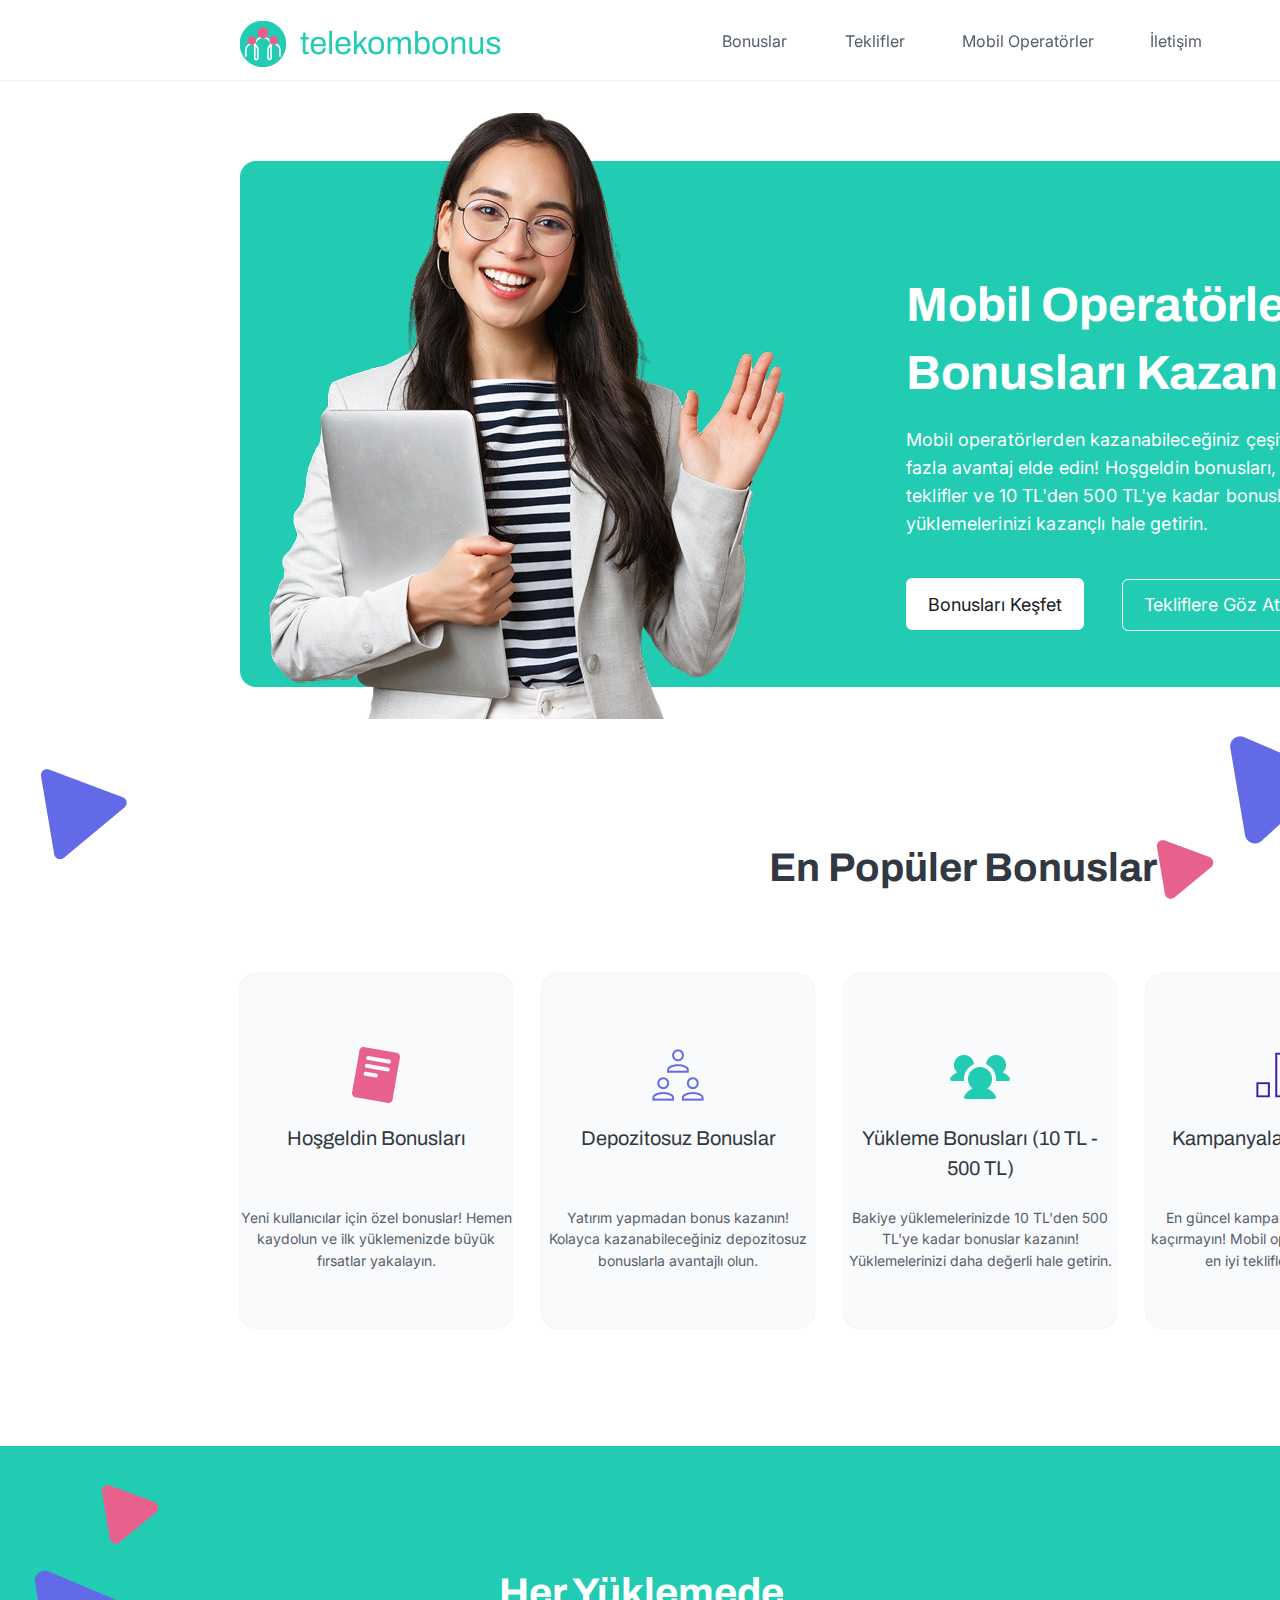
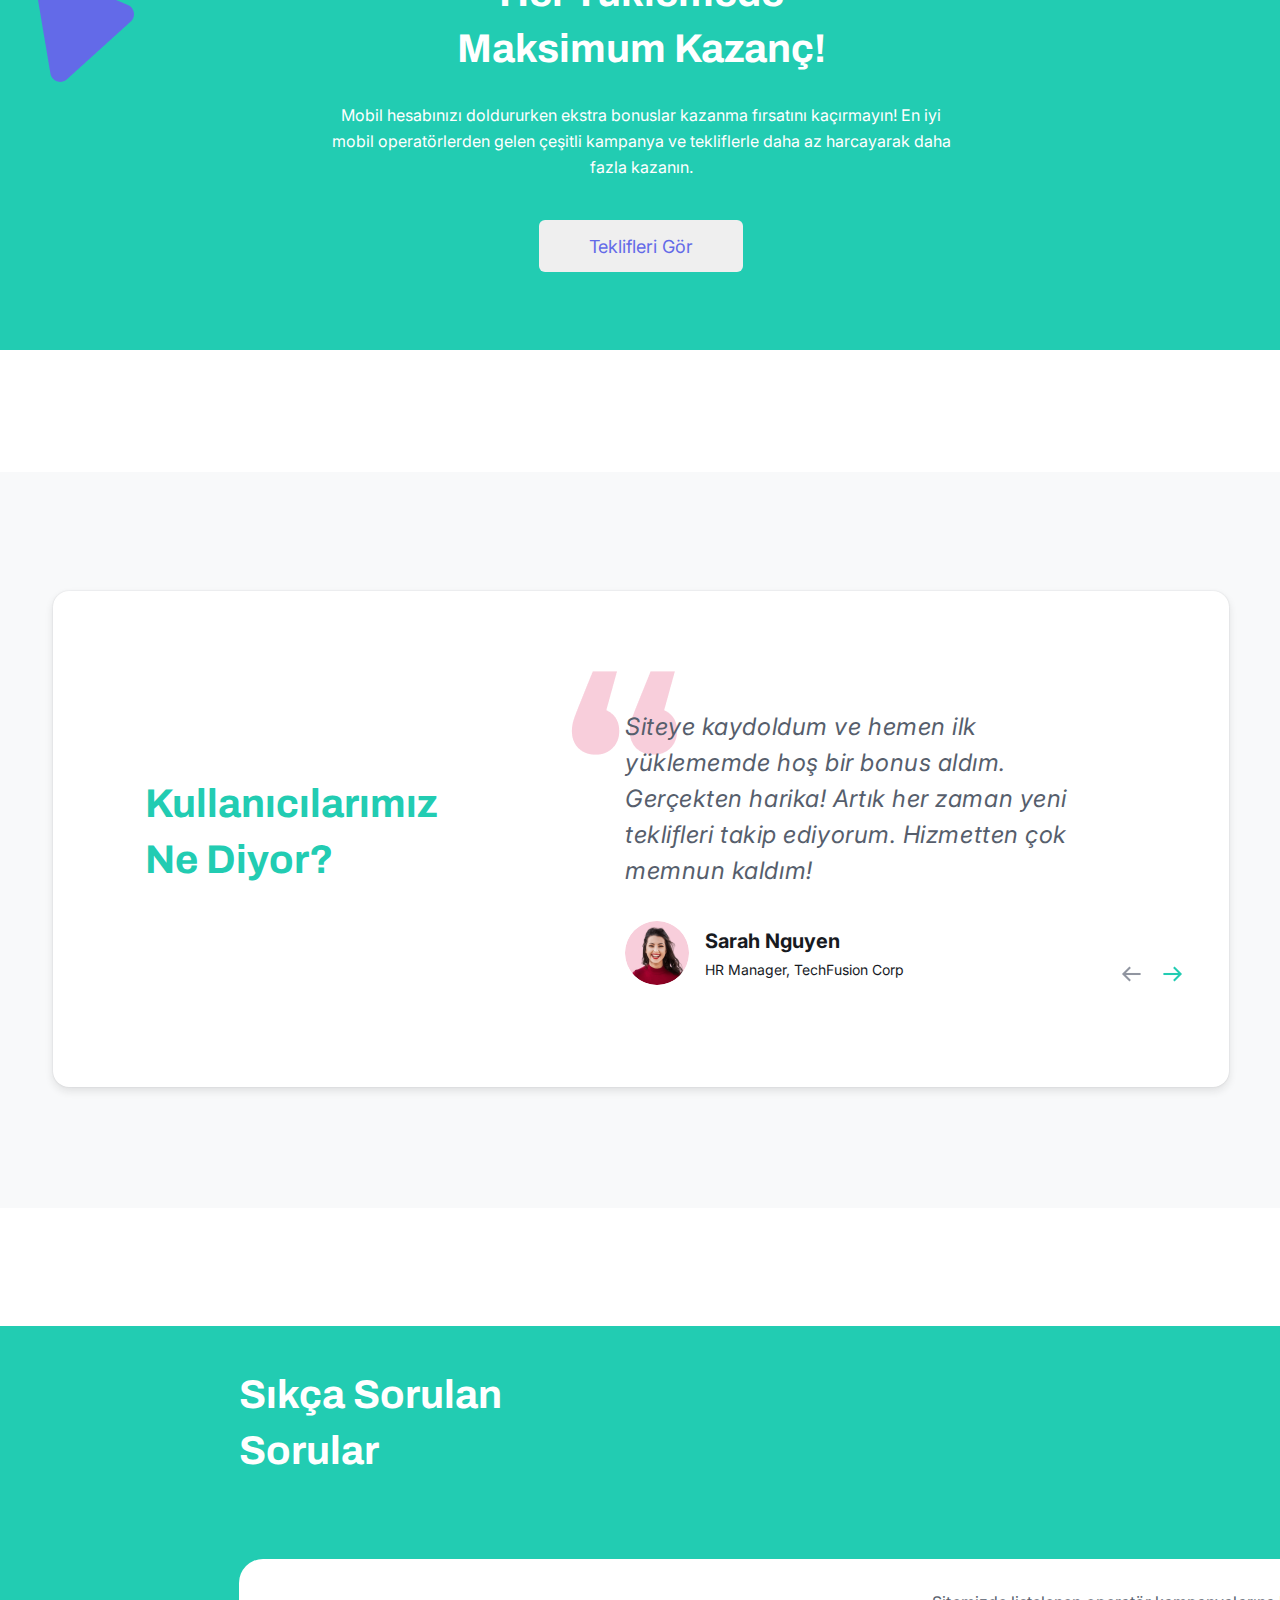
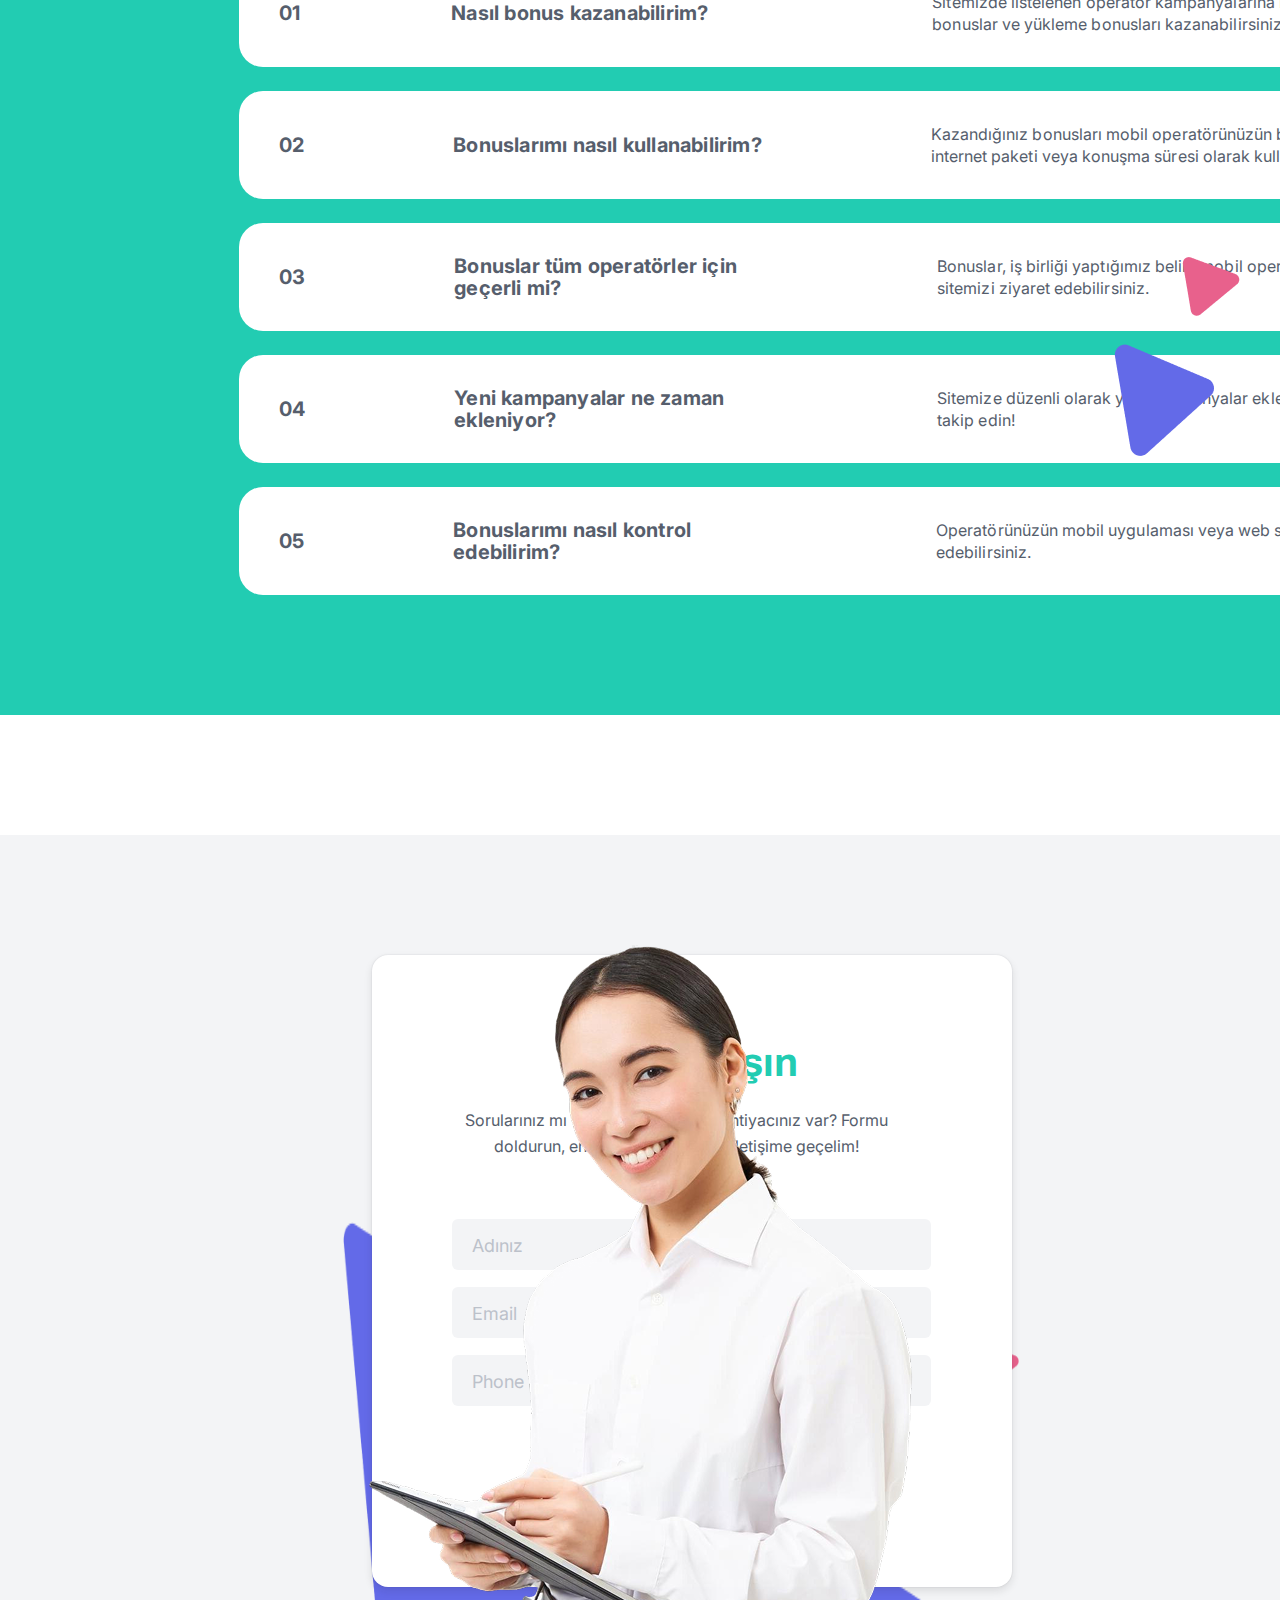
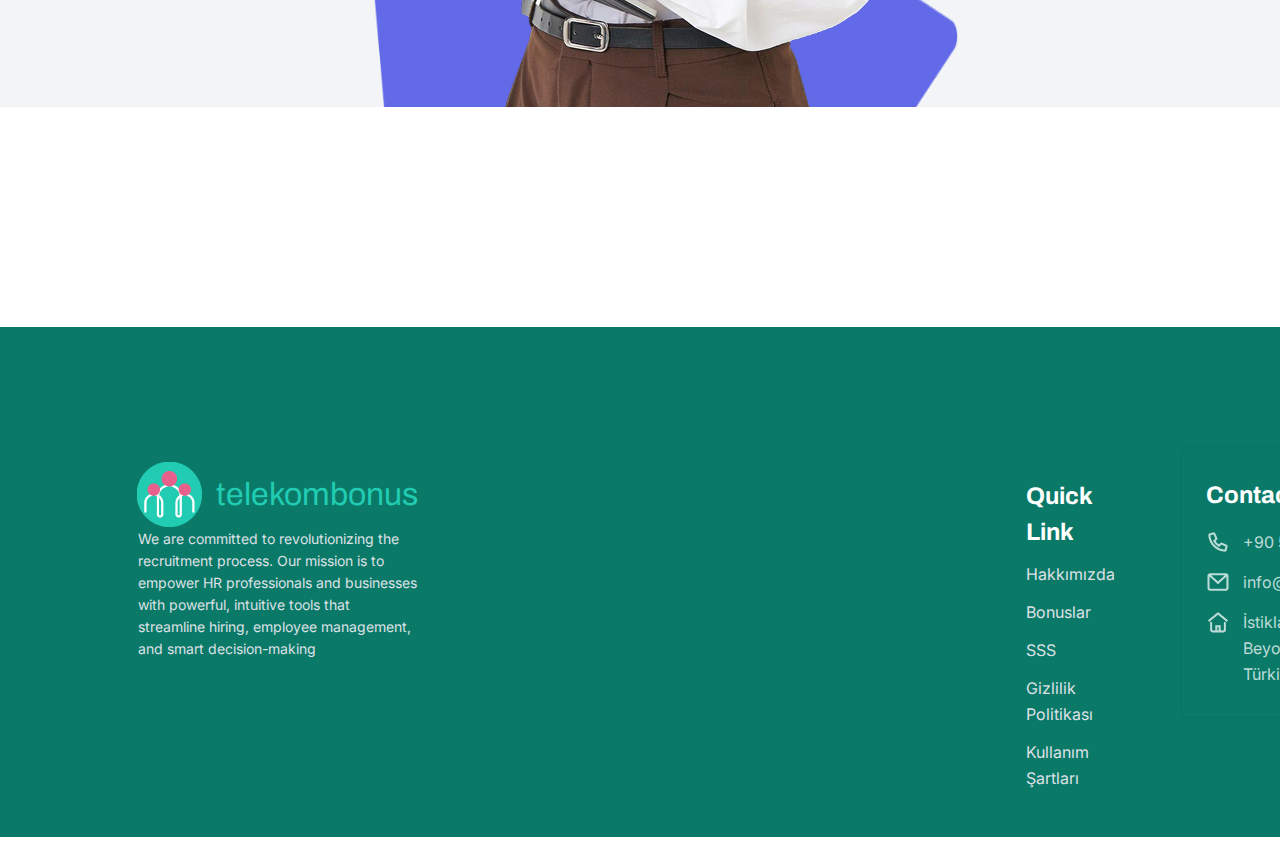
<file: Telekombonus.com/index.html>
<!DOCTYPE html>
<html lang="tr">
<head>
    <meta charset="UTF-8">
    <meta name="viewport" content="width=device-width, initial-scale=1.0">
    <link rel="preconnect" href="https://fonts.googleapis.com">
<link rel="preconnect" href="https://fonts.gstatic.com" crossorigin>
<link href="https://fonts.googleapis.com/css2?family=Archivo:ital,wght@0,100..900;1,100..900&family=Inter:ital,opsz,wght@0,14..32,100..900;1,14..32,100..900&family=Montserrat:wght@100..900&family=Playfair+Display:ital,wght@0,400..900;1,400..900&family=Roboto:ital,wght@0,100..900;1,100..900&display=swap" rel="stylesheet">
    <link rel="stylesheet" href="style.css">
    <title>Telekombonus.com</title>
</head>
<body>
    <!--  onclick="window.location.href='#bttn2' - код для якорной ссылки -->
    <div class="wrapper">
      <header class="head-block">
            <img src="img/Group 2.png" alt="There's logo, i swear"  class="head-logo">
            <div class="head-links">
                <button type="button" id="lnk1">Bonuslar</button>
                <button type="button" id="lnk2">Teklifler</button>
                <button type="button" id="lnk3" >Mobil Operatörler</button>  
                <button type="button" id="lnk4">İletişim</button> 
            </div>
            <button type="button" class="hemen-link-button">Hemen Başla</button>
        </header> 
        <main class="main-wrapper">
            <section class="mobile-operator-block">
                <img src="img/Image 30.png" alt="NIce turkish girl" id="girl-pctr">
                <div class="back-block">
                    <img src="img/Triangle 1.png" alt="triangle" id="trngl1">
                    <div class="back-block-text">
                        <h1 class="bonus-header-text">Mobil Operatörlerden Bonusları Kazan!</h1>
                        <p class="operator-block-text">Mobil operatörlerden kazanabileceğiniz çeşitli 
                        bonuslarla daha fazla avantaj elde edin! Hoşgeldin bonusları, depozitosuz 
                        teklifler ve 10 TL'den 500 TL'ye kadar bonuslarla bakiye yüklemelerinizi kazançlı hale
                        getirin.</p>
                        <button id="bttn1" >Bonusları Keşfet</button>
                        <button id="bttn2">Tekliflere Göz At</button>
                    </div>
                </div>
            </section>
            <section class="bonus-block">
                <img src="img/Triangle 4.png" alt="triangle purple" id="trngl4">
                <img src="img/Triangle 3.png" alt="triangle pink" id="trngl3">
                <img src="img/Triangle 2.png" alt="triangle purple" id="trngl2">
                <div class="popular-bonus-header-wr"> 
                    <h3 id="popular-bonus-header">En Popüler Bonuslar</h3>
                </div>
                <article class="bonus-card" id="first-card">
                    <img src="img/Read cv logo 1.png" alt="book logo">
                    <h5>Hoşgeldin Bonusları</h5>
                    <p>Yeni kullanıcılar için özel bonuslar!
                        Hemen kaydolun ve ilk yüklemenizde büyük fırsatlar yakalayın.</p>
                </article>
                <article class="bonus-card" id="second-card">
                    <img src="img/Meeting 1.png" alt="Group img">
                    <h5>Depozitosuz Bonuslar</h5>
                    <p>Yatırım yapmadan bonus kazanın!
                        Kolayca kazanabileceğiniz depozitosuz bonuslarla avantajlı olun.</p>
                </article>
                <article class="bonus-card" id="third-card">
                    <img src="img/Users three 1.png"  alt="Another one group img">
                    <h5>Yükleme Bonusları (10 TL - <br> 500 TL)</h5>
                    <p>Bakiye yüklemelerinizde 10 TL'den 500 TL'ye kadar bonuslar kazanın! 
                        Yüklemelerinizi daha değerli hale getirin.</p>
                </article>
                <article class="bonus-card" id="fourth-card">
                    <img src="img/Chart bar 32 1.png" alt="Diagram img">
                    <h5>Kampanyalar ve Fırsatlar</h5>
                    <p>En güncel kampanyaları ve fırsatları kaçırmayın!
                        Mobil operatörlerin sunduğu en iyi tekliflere göz atın.</p>
                </article> 
            </section>
          <section class="suggestion-block">
                <img src="img/Triangle 6.png" alt="red triangle" id="trngl6">
                <img src="img/Triangle 5.png" alt="purple triangle" id="trngl5">
                <h3>Her Yüklemede Maksimum Kazanç!</h3>
                <p>Mobil hesabınızı doldururken ekstra bonuslar kazanma fırsatını kaçırmayın! 
                    En iyi mobil operatörlerden gelen çeşitli kampanya ve tekliflerle daha az 
                    harcayarak daha fazla kazanın.</p>
                <button>Teklifleri Gör</button>
            </section>
             <section class="feedback-wrapper">
                <div class="feedback-container">
                    <img src="img/image 31.png" alt="Quote mark image" class="backround-img" >
                    <h3>Kullanıcılarımız Ne Diyor?</h3>
                    <div class="feedback-card">
                        <p id="feedback-text">Siteye kaydoldum ve hemen ilk <br>
                            yüklememde hoş bir bonus aldım. <br> Gerçekten harika! 
                            Artık her zaman yeni teklifleri takip ediyorum. Hizmetten çok memnun kaldım!</p>  
                        <div class="user-card">
                            <img src="img/user-photo.png" alt="user-photo" class="user-photo">
                            <div class="user-info">
                                <h6>Sarah Nguyen</h6>
                                <p>HR Manager, TechFusion Corp</p>
                            </div>
                        </div> 
                    </div>
                    <div class="arrows">
                        <button class="arrow">
                            <svg width="20" height="16" viewBox="0 0 20 16" fill="none" xmlns="http://www.w3.org/2000/svg">
                            <path d="M19.6 8L2.39999 8" stroke="#9095A0" stroke-width="2.064" stroke-miterlimit="10"/>
                            <path d="M8.43998 14.02L2.41998 8L8.43998 1.98" stroke="#9095A0" stroke-width="2.064" stroke-miterlimit="10" stroke-linecap="square"/>
                            </svg></button>
                        <button class="arrow">
                            <svg width="20" height="16" viewBox="0 0 20 16" fill="none" xmlns="http://www.w3.org/2000/svg">
                                <path d="M0.400024 8L17.6 8" stroke="#22CCB2" stroke-width="2.064" stroke-miterlimit="10"/>
                                <path d="M11.56 1.98L17.58 8L11.56 14.02" stroke="#22CCB2" stroke-width="2.064" stroke-miterlimit="10" stroke-linecap="square"/>
                                </svg>                            
                        </button>

                    </div>
                </div>
            </section>
           <section class="often-questions">
                <img src="img/Triangle 5.png" alt="purple triangle" id="trngl7">
                <img src="img/Triangle 6.png" alt="red triangle" id="trngl8">
                <h3>Sıkça Sorulan Sorular</h3>
                <div class="question-block">
                    <div class="question-card" id="first-question-card"> 
                        <p>01</p>
                        <h6>Nasıl bonus kazanabilirim?</h6>
                        <p>Sitemizde listelenen operatör kampanyalarına katılarak hoşgeldin bonusları, 
                            depozitosuz bonuslar ve yükleme bonusları kazanabilirsiniz.</p>
                    </div>
                    <div class="question-card" id="second-question-card">
                        <p>02</p>
                        <h6>Bonuslarımı nasıl kullanabilirim?</h6>
                        <p>Kazandığınız bonusları mobil operatörünüzün belirlediği şartlara göre bakiye yükleme, 
                            internet paketi veya konuşma süresi olarak kullanabilirsiniz.</p>
                    </div>
                    <div class="question-card" id="third-question-card">
                        <p>03</p>
                        <h6>Bonuslar tüm operatörler için geçerli mi?</h6>
                        <p>Bonuslar, iş birliği yaptığımız belirli mobil operatörlere bağlıdır.
                            Geçerli kampanyalar için web sitemizi ziyaret edebilirsiniz.</p>
                    </div>
                    <div class="question-card" id="fourth-question-card">
                        <p>04</p>
                        <h6>Yeni kampanyalar ne zaman ekleniyor?</h6>
                        <p>Sitemize düzenli olarak yeni kampanyalar eklenmektedir. Güncellemeleri kaçırmamak için bizi takip edin!</p>
                    </div>
                    <div class="question-card">
                        <p>05</p>
                        <h6>Bonuslarımı nasıl kontrol edebilirim?</h6>
                        <p>Operatörünüzün mobil uygulaması veya web sitesi üzerinden mevcut bonuslarınızı kontrol edebilirsiniz.</p>
                    </div>
                </div>
            </section>
            <section class="contact-form-block">
                <div class="contact-form-wrapper">
                    <h5>Bize Ulaşın</h5>
                    <p>Sorularınız mı var veya yardıma mı ihtiyacınız var? Formu doldurun, en kısa sürede sizinle iletişime geçelim!</p>
                    <form action="">
                        <input type="text" placeholder="Adınız" id="name-input"></input>
                        <input type="text" placeholder="Email" id="email-input"></input>
                        <input type="text" placeholder="Phone Number" id="phone-number"></input>
                        <button id="form-bttn">Mesaj Gönder</button>
                    </form>
                </div>
                <img src="img/Image 32.png" alt="Beautifull girl-worker" >
                <img src="img/Triangle 7 (1).png" alt="Triangle purple" id="tr7">
                <img src="img/Triangle 8.png" alt="Triangle red small" id="tr8">

            </section>
        </main>
        <footer class="footer-block">
            <div class="footer-text">
                <div class="logo-container">
                    <img src="img/Image 33.png" alt="logo" id="footer-logo">
                    <h6>telekombonus</h6>
                </div>
                <p>We are committed to revolutionizing the recruitment process. Our mission is to empower HR 
                    professionals and businesses with powerful, 
                    intuitive tools that streamline hiring, employee management, and smart decision-making</p>
            </div>
            <div class="quick-link">
                <h6>Quick Link</h6>
                <p>Hakkımızda</p>
                <p>Bonuslar</p>
                <p>SSS</p>
                <p>Gizlilik Politikası</p>
                <p>Kullanım Şartları</p>
            </div>
            <article class="contact-us">
                <h6>Contact Us</h6>
                <div class="contact-block">
                    <img src="img/Phone 1.png" alt="phone icon">
                    <p>+90 532 987 67 44</p>
                </div>
                <div class="contact-block">
                    <img src="img/Mail 1.png" alt="mail icon">
                    <p>info@telekombonus.com</p>
                </div>
                <div class="contact-block">
                    <img src="img/Home 1.png" alt="Home icon">
                    <p>İstiklal Caddesi No: 45, Beyoğlu, İstanbul, Türkiye</p>
                 </div> 
            </article>
        </footer>
    </div>
</body>
</html>
</file>
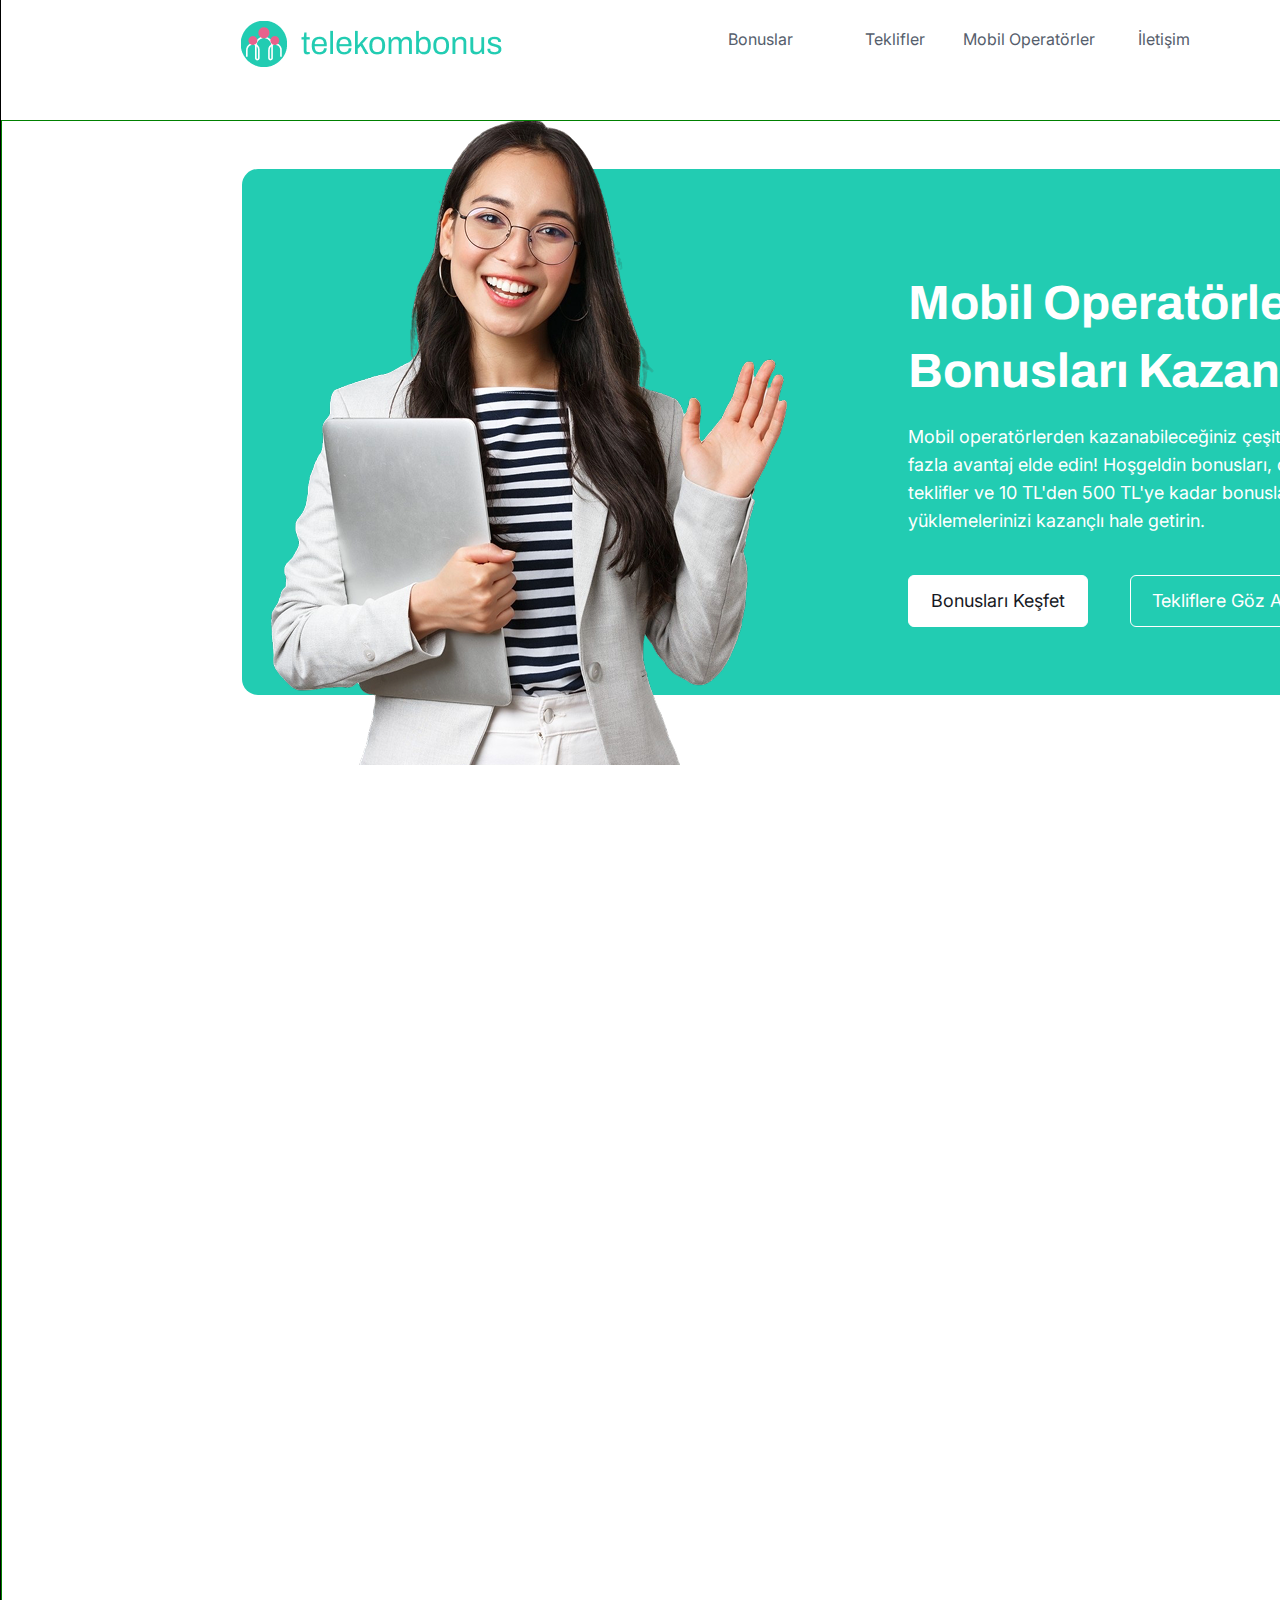
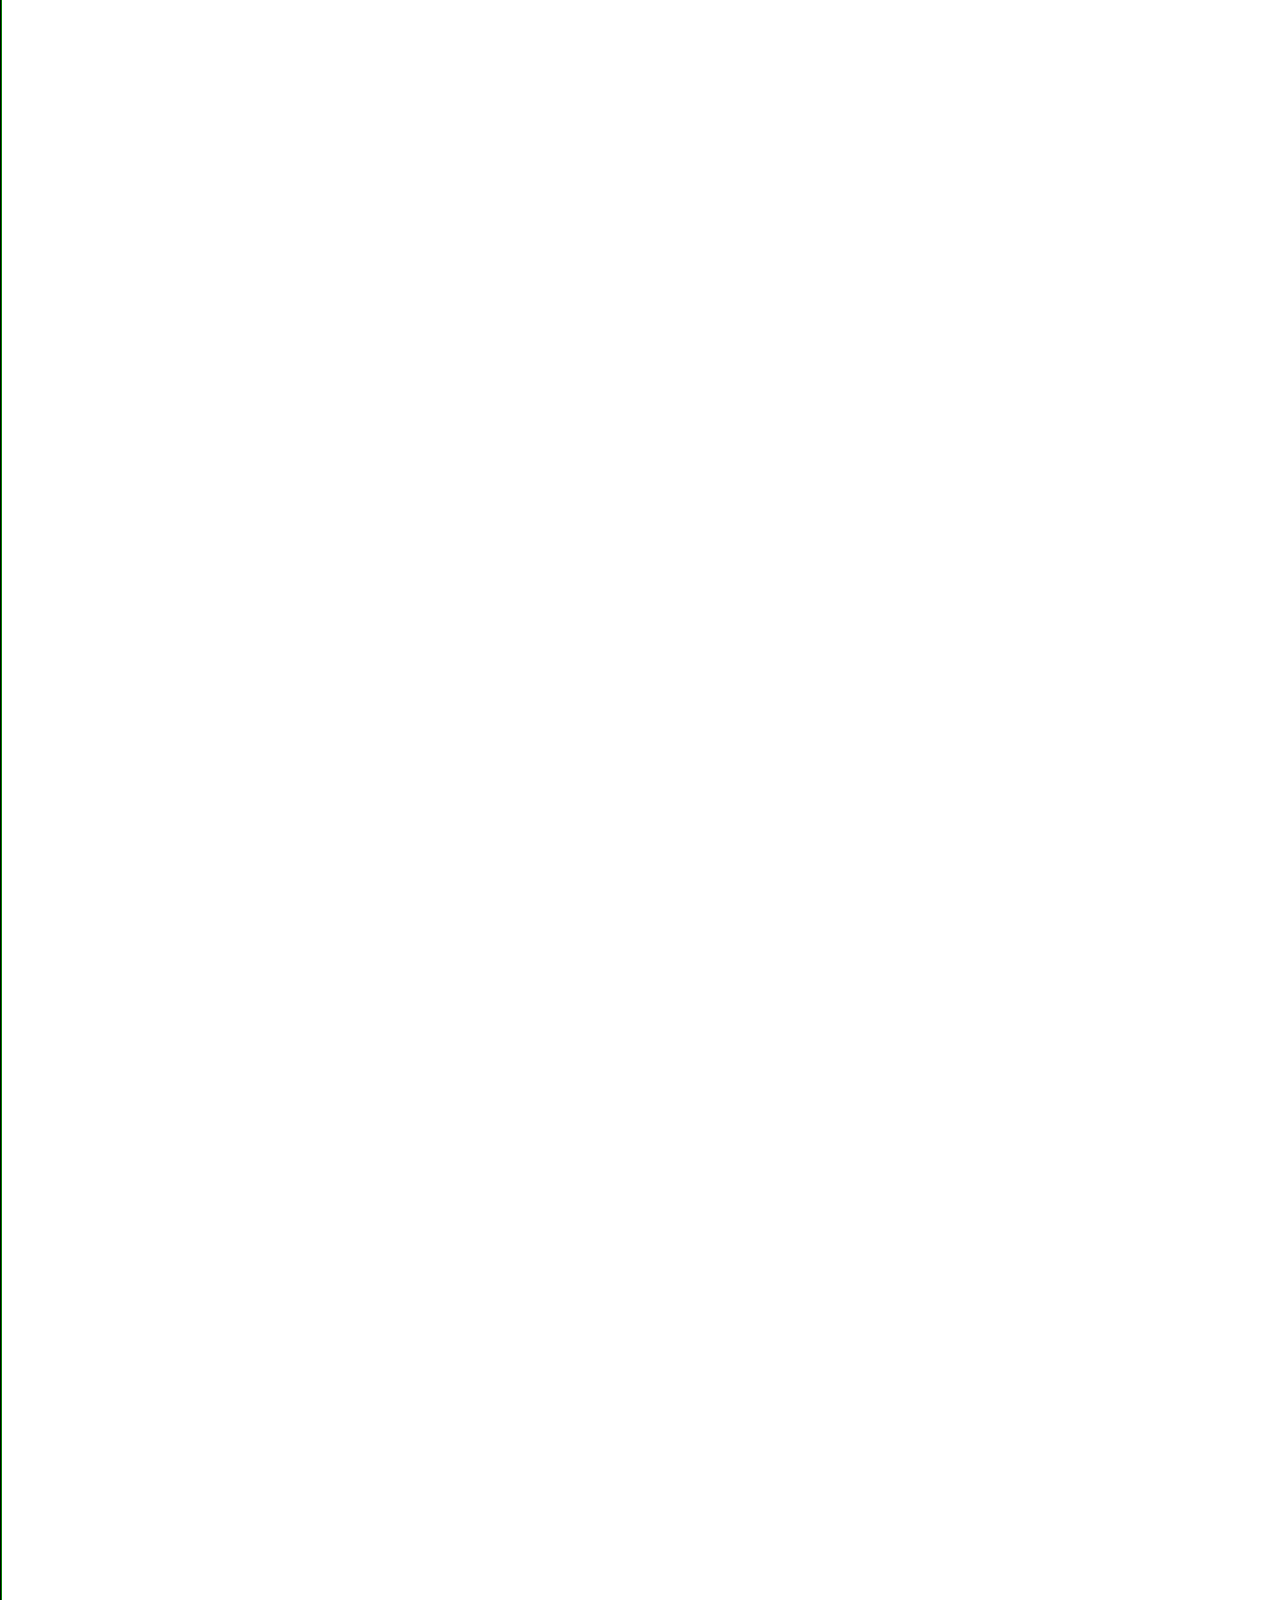
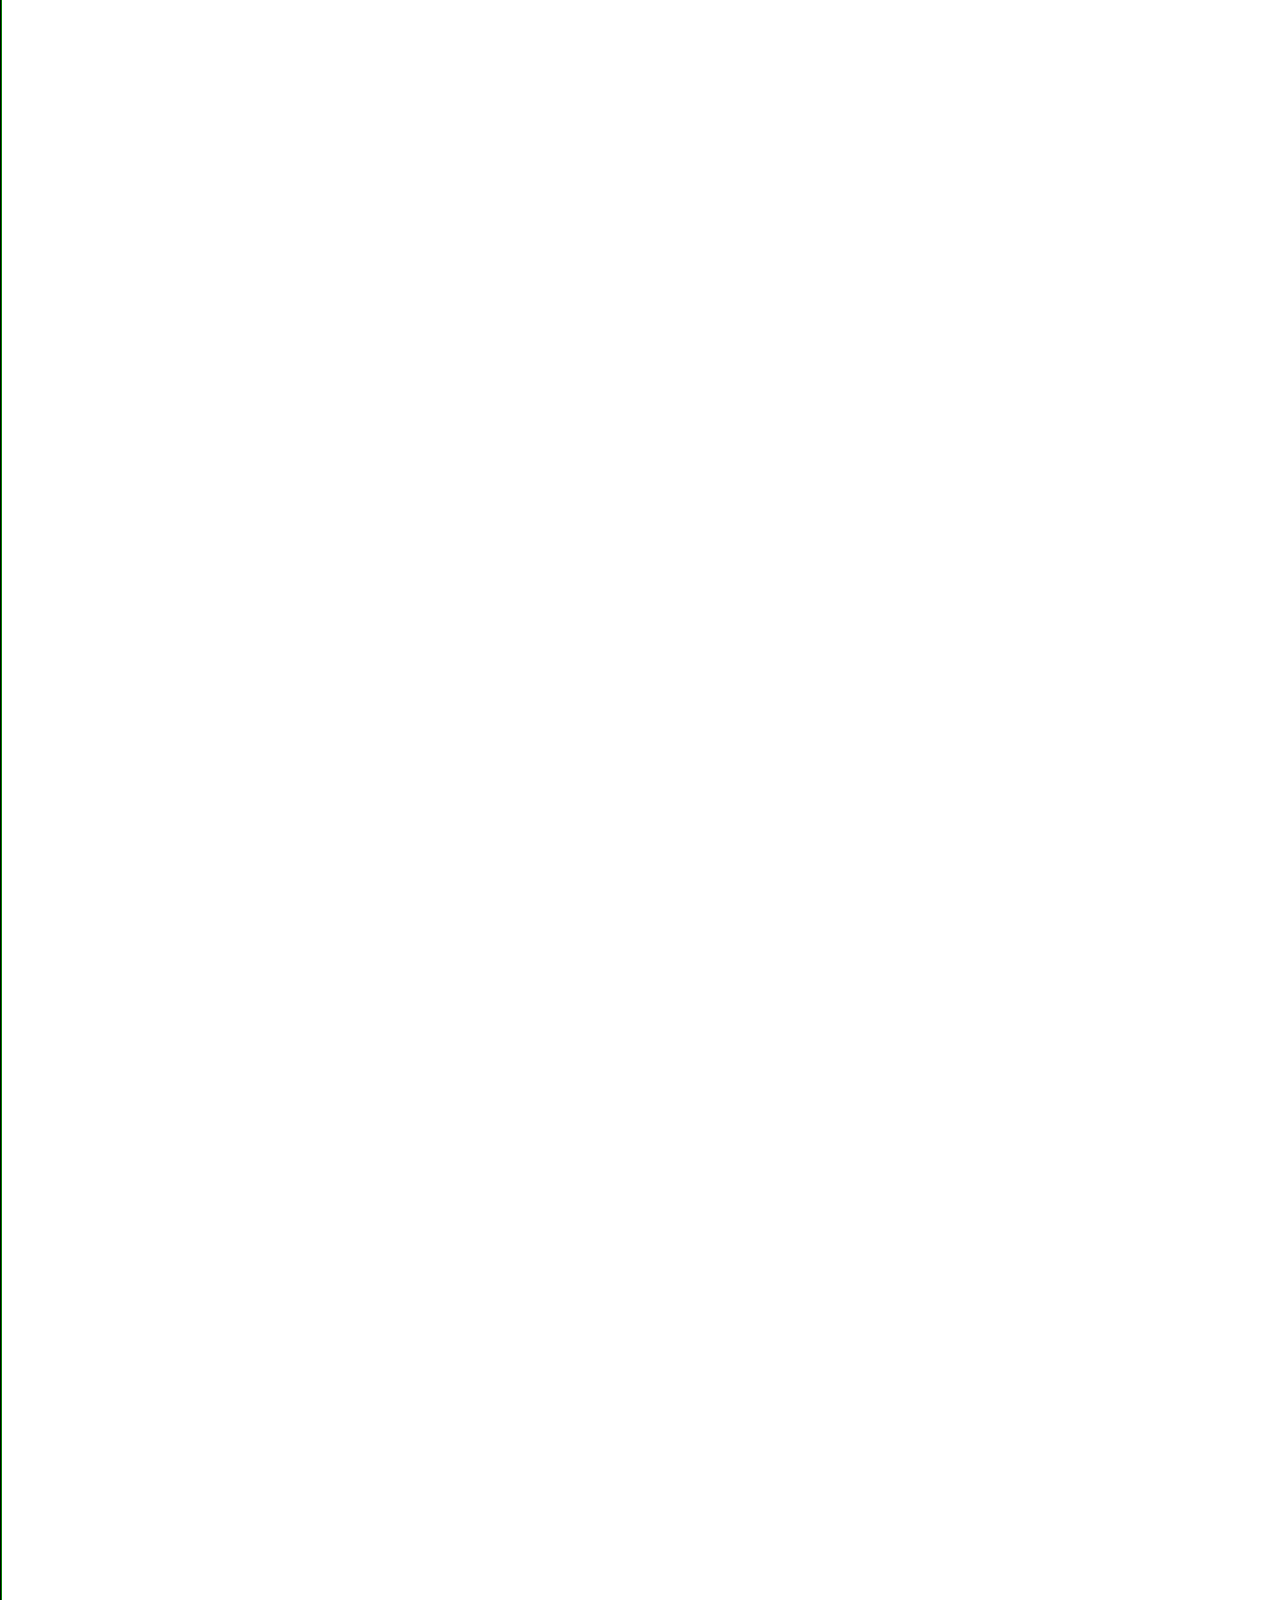
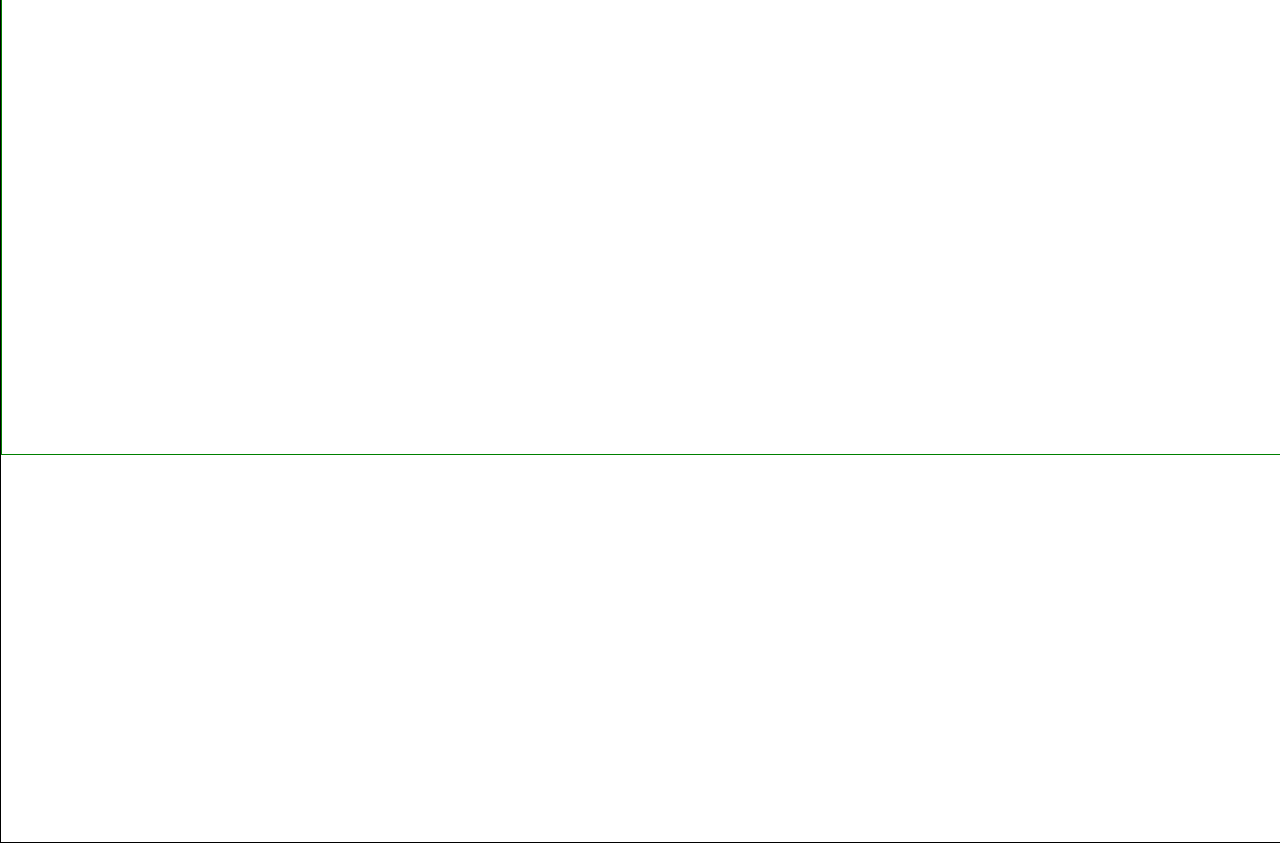
<file: ТЗ/index.html>
<!DOCTYPE html>
<html lang="tr">
<head>
    <meta charset="UTF-8">
    <meta name="viewport" content="width=device-width, initial-scale=1.0">
    <link rel="preconnect" href="https://fonts.googleapis.com">
<link rel="preconnect" href="https://fonts.gstatic.com" crossorigin>
<link href="https://fonts.googleapis.com/css2?family=Archivo:ital,wght@0,100..900;1,100..900&family=Inter:ital,opsz,wght@0,14..32,100..900;1,14..32,100..900&family=Montserrat:wght@100..900&family=Playfair+Display:ital,wght@0,400..900;1,400..900&family=Roboto:ital,wght@0,100..900;1,100..900&display=swap" rel="stylesheet">
    <link rel="stylesheet" href="style.css">
    <title>Telekombonus.com</title>
</head>
<body>
    <div class="wrapper">
    <header class="head-block">
        <img src="img/Group 2.png" alt="There's logo, i swear"  class="head-logo">
        <div class="head-links">
            <button type="button" >Bonuslar</button>
            <button type="button">Teklifler</button>
            <button type="button" onclick="window.location.href='#bttn2'" >Mobil Operatörler</button>
            <button type="button">İletişim</button>
        </div>
        <button type="button" class="hemen-link-button">Hemen Başla</button>
    </header>
    <main class="main-wrapper">
        <section class="mobile-operator-block">
            <img src="img/Image 30.png" alt="NIce turkish girl" id="girl-pctr">
            <div class="back-block">
                <div class="back-block-text">
                    <h1 class="bonus-header-text">Mobil Operatörlerden Bonusları Kazan!</h1>
                    <p class="operator-block-text">Mobil operatörlerden kazanabileceğiniz çeşitli 
                    bonuslarla daha fazla avantaj elde edin! Hoşgeldin bonusları, depozitosuz 
                    teklifler ve 10 TL'den 500 TL'ye kadar bonuslarla bakiye yüklemelerinizi kazançlı hale
                     getirin.</p>
                     <button id="bttn1" >Bonusları Keşfet</button>
                     <button id="bttn2">Tekliflere Göz At</button>
                </div>
            </div>

        </section>

    </main>
</div>
</body>
</html>
</file>
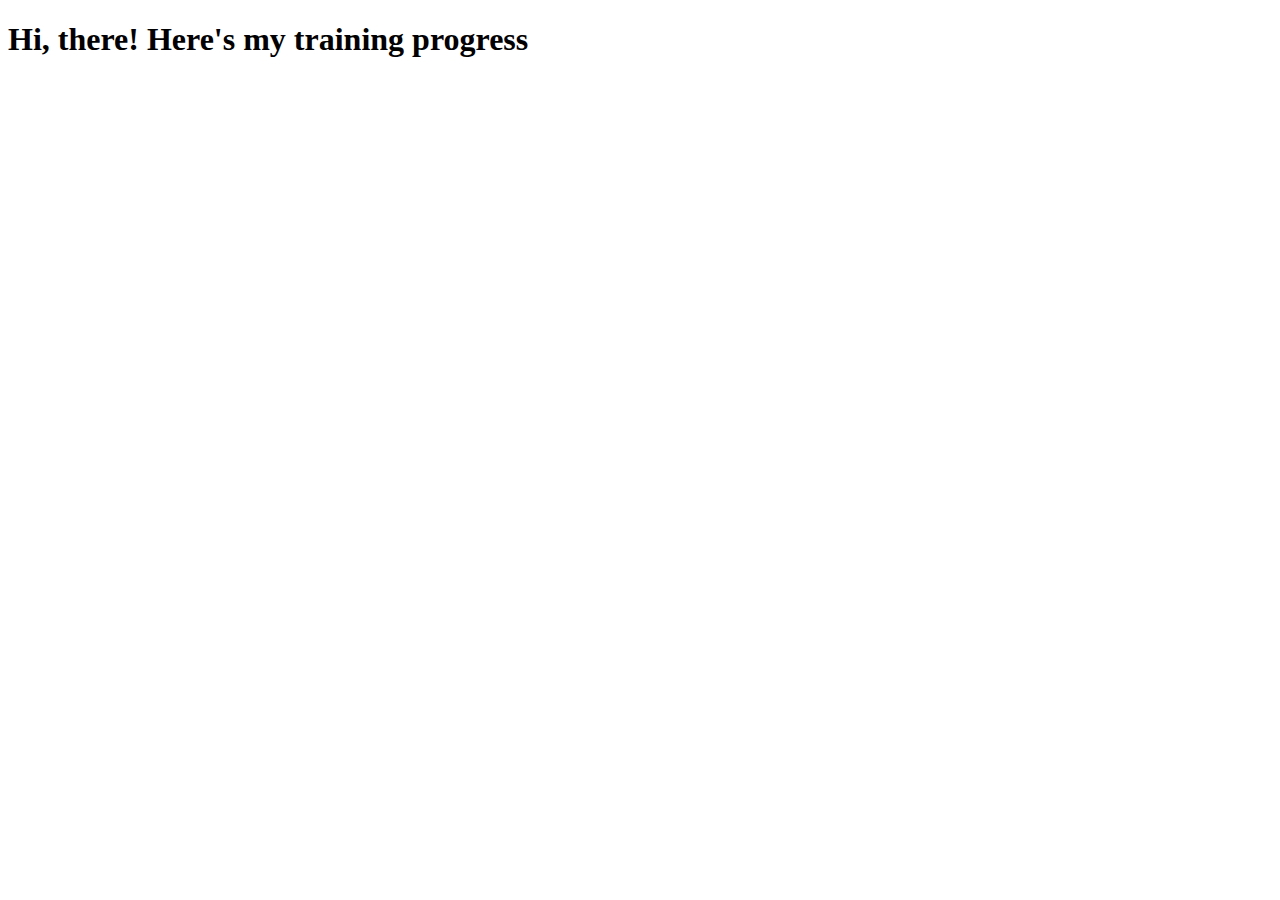
<file: Training Progress/Training progress.html>
<!DOCTYPE html>
<html lang="en">
<head>
    <meta charset="UTF-8">
    <meta name="viewport" content="width=device-width, initial-scale=1.0">
    <title>Training Progress</title>
</head>
<body>
    <H1>Hi, there! Here's my training progress</H1>
    <script src="script.js"></script>
</body>
</html>
</file>
<file: Telekombonus.com/style.css>
html{
    background-color: #bcc1ca;
}

@font-face {
    font-family: "Archivo" ;
    src:  
    url(fonts/Archivo-VariableFont_wdth\,wght.ttf) format("ttf");
    font-size:700;
}

@font-face {
    font-family: "Inter" ;
    src: 
    url(fonts/Inter-VariableFont_opsz\,wght.ttf) format("ttf");
    font-size: 400;
}


body {
    margin: 0px;
    padding: 0px;
    max-width: 1922px;
    margin: 0 auto;
}

.wrapper{
   width: 100%;
   height: 5643px; 
   padding: 0px;
   margin: 0px;
   background-color: white;
   /* border: 6px solid #bcc1ca; */
   box-sizing: border-box;
   position: relative;   
}

.head-block{
    width: 1921px;
    height: 80px;
    position: fixed; 
    border: 0 solid #fff; 
    top:0px;
    display: flex;
    flex-direction: row;  
    background-color: #ffffff;
    z-index: 999;
    margin:0px auto;
    box-sizing: border-box;
    box-shadow: 0 0 1px 0 rgba(23, 26, 31, 0.07), 0 0 2px 0 rgba(23, 26, 31, 0.12);
    background: #fff;
   
    
}

.head-logo{
    width: 262px; 
    height: 48px;
    margin-top: 19px;
    margin-left: 240px;
    margin-right: 190px;
}
.head-links{
    width: 538px;
    height: 100%;
    display: flex;
    flex-direction: row;
    /* justify-content: space-between; */
    align-items: center;
    font-family: Inter;
    font-size: regular;
    box-sizing: border-box;
    padding: 0;
    margin-right: 320px;

}

.head-links button{
    width: 100%;
    height: 100%;
    background-color: #ffffff;
    border:none;
    margin: 0px;
    padding: 0px;
    padding-top: 3px;
    font-family: "Inter", sans-serif;
    font-weight: 400;
    font-size: 16px; 
    line-height: 162%;
    color: #565e6c;
    white-space: nowrap;
    
}

.head-links button:focus {
    font-weight: bold;
    color: #22CCB2;
    font-family: "Inter", sans-serif;
    font-weight: 700;
    font-size: 16px;
    /* line-height: 26px; */ 
    line-height: 162%;
    color: #22ccb2;
    border-bottom: 4px solid #22CCB2 ;
    padding-top: 5px;
}

.hemen-link-button{
width:131px;
height: 44px;
background-color: #ffffff;
color: #22CCB2;
border-radius: 6px;
border: 1px #22CCB2 solid;
margin-top:19px;
font-family: "Inter", sans-serif;
font-weight: 400;
font-size: 16px;
/* line-height: 26px; */ 
line-height: 162%;
padding-top: 4px;

}

.hemen-link-button:active{
    box-shadow:3px -3px 10px  #22CCB2;
}

#lnk1{
    width: 125.25px;
    height: 100%;    
}

#lnk2{
    width:116.25px;
    height: 100%;
}

#lnk3{
    width: 188.25px;
    height: 100%;
}

#lnk4{
    width: 108.25px;
    height: 100%;
}
/* Main block */
.mobile-operator-block{
    width: 100%;
    height: 644px;
     /* border: 1px solid green;  */
    overflow: hidden;
    z-index: 1;
    position: absolute;
    top:113px;
}

#girl-pctr{
    position: absolute;
    left: 259px;  
    z-index: 3;
}

.back-block{
    width: 1442px;
    height: 526px;
    background-color: #22CCB2;
    position: absolute;
    z-index: 2;
    margin: 48px 240px 70px 240px;
    border-radius: 16px;
}

#trngl1{
    position: absolute;
    top: 0px;
    right: 0px;
}

.back-block-text{
    width:605px;
    height: 359px;
    /* border: 1px solid white; */
    position: absolute;
    z-index: 3;
    top: 120px;
    right: 171px;
    padding: 0px;
}

.bonus-header-text{
    font-family: "Archivo", sans-serif;
    font-weight: 700;
    font-size: 48px;
    /* line-height: 68px; */ 
    line-height: 142%;
    color: #fff;
    width: 605px;
    height: 136px;
    margin-top: -10px;
    margin-bottom: 0px;
    box-sizing: border-box;
}

.operator-block-text{
    width: 528px;
    height: 112px;
    font-family: "Inter", sans-serif;
    font-weight: 400;
    font-size: 18px;
    line-height: 28px;
    color: #fff;
    margin-bottom: 0px;
    margin-top: 19px;
    text-align: left;
    letter-spacing: 0.008em;   
}

.back-block-text button{
    border-radius: 6px;
    width:178px;
    height: 52px;
    margin-top: 40px;
}

#bttn1{
    background-color:white ;
    margin-right: 34px;
    border: 1px solid white;
    font-family: "Inter", sans-serif;
    font-weight: 400;
    font-size: 18px;
    /* line-height: 28px; */ 
    line-height: 156%;
    color: #171a1f;
    text-align: center;
    padding-top: 3.5px;
}

#bttn1:active{
    box-shadow:0px 0px 10px 5px #91f3fa;
}

#bttn2{
    background-color: #22CCB2;
    border: 1px solid white;
    font-family: "Inter", sans-serif;
    font-weight: 400;
    font-size: 18px;
    /* line-height: 28px; */ 
    line-height: 156%;
    color: #fff;
    width: 180px;
    height: 52px;
}

#bttn2:active{
    box-shadow: 0px 0px 10px 5px white;
}

/* Bonus block */

.bonus-block{
    width: 100%;
    height: 696px;
    /* border: 1px solid blue; */
    position: absolute;
    top: 719px;
    left: 0px;
    z-index: 8;
    background-color: white;
    display: flex;
    flex-direction: row;
    align-items: center;
    padding:0px;
}

#trngl4{
    position:absolute;
    top: 50px;
    left: 40px;
    z-index: 9;
}

#trngl2{
    position: absolute;
    right: 0px;
    bottom: 571px;
    z-index: 9;
}

#trngl3{
    position: absolute;
    right: 66px;
    top:121px;
    z-index: 9;
}
.popular-bonus-header-wr{
     position: absolute;
    top: 121px;
     left: 769px;
   
}

#popular-bonus-header{
    font-family: "Archivo", sans-serif;
    font-weight: 700;
    font-size: 40px;
    line-height: 56px;  
    text-align: center;
    color: #323842;
    margin:0px;   
}

.bonus-card{
    border: 0px solid #bcc1ca;
    border-radius: 16px;
    width: 338px;
    height: 354px;
    box-shadow: 0 0 1px 0 rgba(23, 26, 31, 0.07), 0 0 2px 0 rgba(23, 26, 31, 0.12);
    background: rgba(248, 249, 250, 0.8);
    display: flex;
    justify-content: center;
    align-items:center  ;
    flex-direction: column;
    padding: 0px;
   
}

.bonus-card img{
    width: 64px;
    height: 64px;
    margin: 0 auto;
}

.bonus-card h5{
    font-family: "Archivo", sans-serif;
    font-weight: 400;
    font-size: 20px;
    /* line-height: 30px; */ 
    line-height: 150%;
    text-align: center;
    color: #323842;
    margin-top: 16px;
    margin-bottom: 0px;
}

.bonus-card p{
    width: 272px;
    height: 88px;
    font-family: "Inter", sans-serif;
    font-weight: 400;
    font-size: 14px;
    /* line-height: 22px; */ 
    line-height: 157%;
    text-align: center;
    color: #565e6c;
    margin-top: 54px;

}

#first-card{
    margin-top: 167px;
    margin-left: 240px;
    padding: 0 auto;
    padding-top: 50px;
    box-sizing: border-box;
}

#second-card{
    margin-top: 167px;  
    margin-left: 30px;
    padding-top: 50px;
    box-sizing: border-box;
}

#third-card{
    margin-top: 167px;
    margin-left: 30px;
    padding-top: 50px;
    box-sizing: border-box;
}

#third-card h5{
    margin-bottom:0px;
}

#third-card p{
    margin-top: 24px;
}

#fourth-card{
    margin-top: 167px;
    margin-left: 30px;
    padding-top: 50px;
    box-sizing: border-box;
}

/* Suggestion */

.suggestion-block{
    width: 100%;
    height: 504px;
    /* border: 1px solid yellowgreen; */
    position: absolute;
    z-index: 8;
    background-color: #22CCB2;
    top: 1446px;
    margin: 0px;
    padding: 0px;
    display: flex;
    flex-direction: column;
   align-items: center;
}

#trngl6{
    position: absolute;
    top: 39px;
    left: 101px;
}

#trngl5{
    position: absolute;
    top: 124px;
    left: 34px;
}
.suggestion-block h3{
    font-family: "Archivo", sans-serif;
    font-weight: 700;
    font-size: 40px;
    /* line-height: 56px; */ 
    line-height: 140%;
    text-align: center;
    color: #fff;
    width: 464px;
    height: 112px;
    margin-top: 119px;
    margin-bottom: 0px; 
    margin-left: 2px;
}

.suggestion-block >p{
    font-family: "Inter", sans-serif;
    font-weight: 400;
    font-size: 16px;
    /* line-height: 26px; */ 
    line-height: 162%;
    text-align: center;
    color: #fff;
    width: 631px;
    height: 78px;
    margin-top: 26px;
    margin-bottom: 0px;
    margin-left: 2px;
}

.suggestion-block button{
    border: 1px solid rgba(0, 0, 0, 0);
    border-radius: 6px;
    width: 204px;
    height: 52px;  
    margin-top: 39px;  
    font-family: "Inter", sans-serif;
    font-weight: 400;
    font-size: 18px;
    /* line-height: 28px; */ 
    line-height: 156%;
    color: #636ae8;
    margin-left: 1px;
    padding-top: 3px;
}

.suggestion-block button:active{
    box-shadow:0px 0px 10px 5px #91f3fa;
}
/* Feedback */

.feedback-wrapper{
    width: 100%;
    height: 736px;
    position: absolute;
    top: 2072px;
    /* border: 1px solid violet; */
    background-color: #F8F9FA;
    padding: 0px;
    z-index: 8;
}

.feedback-container{
    width: 1176px;
    height: 496px;
    background-color:#fff ;
    margin:0 auto;
    /* border: 1px solid black; */
    position: relative;
    top: 119px; 
    left: 1px;
    display: flex;
    flex-direction: row;
    align-items: center;
    box-shadow: 0 4px 9px 0 rgba(23, 26, 31, 0.11), 0 0 2px 0 rgba(23, 26, 31, 0.12);
    border-radius: 16px;
}

.backround-img{
    width: 115px;
    height: 94px;
    position: absolute;
    top:75px;
    left: 514px;
    z-index: 8;
    border: none;
    
}

.feedback-container h3{
    font-family: "Archivo", sans-serif;
    font-weight: 700;
    font-size: 40px;
    /* line-height: 56px; */ 
    line-height: 140%;
    color: #22ccb2;
    width: 326px;
    height: 112px;
    z-index: 9;
    margin-top: 25px;
    margin-left:92px;
    margin-right:154px;
}

.feedback-card{
    width: 491px;
    height: 276px;
    margin-top: 15px;
    z-index: 9;
    
}

#feedback-text{
    width: 100%;
    height: 180px;
    font-family: Inter, sans-serif;
    font-style: italic;
    font-weight: 400;
    font-size: 24px;    
    /* line-height: 36px; */ 
    line-height: 150%;
    color: #565e6c;
    margin: 0px;
    text-align: left;
    letter-spacing: 0.55px;
}

.user-card{
    margin-top: 32px;
    width: 280px;
    height: 64px;
    box-sizing: border-box;
    padding: 0px;
    display: flex;
    
}

.user-photo{
    width: 64px;
    height: 64px;
    border-radius:32px;
    margin: 0px;
    margin-right: 16px;
    padding: 0px;
}


.user-info{
    height: 100%;
    display: flex;
    flex-grow: 1;
    flex-direction: column;
    text-align: start;
}

.user-info p{
    font-family: "Inter", sans-serif;
    font-weight: 400;
    width: 200px;
    height: 22px;
    
    font-size: 14px;
    /* line-height: 22px; */ 
    line-height: 157%;
    color: #171a1f;
    margin: 0px;
    margin-top: 3px;
    white-space: nowrap;
}

.user-info h6{
    margin: 0px;
    margin-top: 5px;
    font-family: "Inter", sans-serif;
    font-weight: 700;
    font-size: 20px;
    /* line-height: 30px; */ 
    line-height: 150%;
    color: #171a1f;
    
}

.arrows{
    width: 66px;
    height: 24px;
    display: flex;
    justify-content: space-between;
    position: absolute;
    bottom:100px;
    right: 44px;
    box-sizing:border-box;
    margin: 0px;
    padding: 0px;
    
}


.arrow{
    width: 24px;
    height: 24px;
    background-color: #ffffff;
    align-content: center;
    margin: 0px;
    padding: 0px;
    border: none;
}

/* Often questions */
.often-questions{
    width: 100%;
    height: 989px;
    position: absolute;
    top:2926px;
    background-color: #22CCB2;
}

#trngl7{
    position: absolute;
    right: 66px;
    bottom: 259.49px;
}

#trngl8{
    position: absolute;
    right: 40px;
    bottom: 399.06px;
}

.often-questions h3{
    width: 326px;
    height: 112px;
    font-family: "Archivo", sans-serif;
    font-weight: 700;
    font-size: 40px;
    /* line-height: 56px; */ 
    line-height: 140%;
    color: #fff;
    margin: 41px 1357px 0px 239px;
}

.question-block{
    width: 1440px;
    height: 636px;
    /* border: 1px solid white; */
    margin: 80px 243px 120px 239px;
}

.question-card{
    width: 100%;
    height: 108px;
    background-color: #ffffff;
    border-radius: 24px;
    margin-top: 0px;
    margin-bottom: 24px;
    display: flex;
    flex-direction: row;
    align-items: center;
}

.question-card p:first-child{
    font-family: "Inter", sans-serif;
    font-weight: 700;
    font-size: 20px;
    /* line-height: 22px; */ 
    line-height: 110%;
    color: #565e6c;
    margin-left: 40px;
    margin-right: 0px;
    margin-top: 19px;
}

.question-card h6{
    font-family: "Inter", sans-serif;
    font-weight: 700;
    font-size: 20px;
    /* line-height: 22px; */ 
    line-height: 110%;
    color: #565e6c;
    max-width: 335px;
    margin-left: 149px;
    margin-right: 148px;
    margin-top: 47px;
    letter-spacing: 0.2px;
}

#first-question-card h6{
    margin-left: 151px;
    margin-right: 224px;
    
}

#second-question-card h6{
   white-space: nowrap;
   margin-right: 169px;
}

.question-card p{
    font-family: "Inter", sans-serif;
    font-weight: 400;
    font-size: 16px;
    /* line-height: 22px; */ 
    line-height: 137%;
    color: #565e6c;
   max-width: 701px; 
   text-align: left; 
   margin-top: 18px;  
   letter-spacing: 0.00350em;
}   


/* Contact us */
.contact-form-block{
    width: 100%;
    height: 872px;
    position: absolute;
    top: 4035px;
    background-color: #F3F4F6;
    overflow: hidden;
}

.contact-form-block img{
    width: 615px;
    height: 810px;
    position: absolute;
    top: 62px;
    right: 346px;
    z-index: 11;
}

.contact-form-wrapper{
    width: 640px;
    height: 632px;
    background-color: #ffffff;
    border-radius: 16px;
    position: absolute;
    top: 120px;
    left: 372px;
    z-index: 10;
    display: flex;
    flex-direction: column;
    align-items: center;
    padding: 0px;
    box-shadow: 0 4px 9px 0 rgba(23, 26, 31, 0.11), 0 0 2px 0 rgba(23, 26, 31, 0.12);
    background: #fff;
}

.contact-form-wrapper h5{
    font-family: "Archivo", sans-serif;
    font-weight: 700;
    font-size: 40px;
    /* line-height: 56px; */ 
    line-height: 140%;
    color: #22ccb2;
    margin-top: 80px;
    margin-bottom: 0px;
}

.contact-form-wrapper p{
    width: 449px;
    height: 78px;
    font-family: "Inter", sans-serif;
    font-weight: 400;
    font-size: 16px;
    /* line-height: 26px; */ 
    line-height: 162%;
    text-align: center;
    color: #565e6c;
    margin-top: 17px;
    margin-bottom: 17px;
    margin-left: -31px;
    
}

.contact-form-wrapper form{
    display: flex;
    flex-direction: column;
    align-items: center;
}
.contact-form-wrapper input{
    width: 479px;
    height: 51px;
    border-radius: 6px;
    background-color: #F3F4F6;
    border: 1px solid rgba(0, 0, 0, 0); 
    margin-top:16px;
    margin-bottom: 0px;
    padding-top: 12px ;
    padding-left: 20px;
    padding-top: 8px;
    margin-left: -1px;
    box-sizing: border-box;
    font-family: "Inter", sans-serif;
    font-weight: 400;
    font-size: 18px;
    /* line-height: 28px; */ 
    line-height: 156%;
}

.contact-form-wrapper input::placeholder{
    color: #bcc1ca;
}

#name-input{
    padding-top: 3px;
    padding-left: 19px;
}

#email-input{
    margin-top: 17px;
    padding-top: 3px;
    padding-left: 19px;
}

#phone-number{
    margin-top: 17px;
    padding-top: 3px;
    padding-left: 19px;
}
#form-bttn{
    border: 1px solid rgba(0, 0, 0, 0);
    border-radius: 6px;
    width: 204px;
    height: 52px;
    margin-top:49px;
    background-color: #22CCB2;
    font-family: "Inter", sans-serif;
    font-weight: 400;
    font-size: 18px;
    /* line-height: 28px; */ 
    line-height: 156%;
    color: #fff;
    padding-left: 5px;
    padding-top: 3px;
    letter-spacing: 0.007em;
}

#form-bttn:hover{
    box-shadow: 0px 0px 10px 5px #91f3fa;
}

#tr7{
    /* width: 734px;
    height: 677px; */
    position: absolute;
    top: 387px;
    right: 322px;
    z-index: 7;
}

#tr8{
    width: 75px;
    height: 76px;
    position: absolute;
    z-index: 7;
    top: 498px;
    right: 261.12px;
}

/* Footer */
footer{
    width: 100%;
    height: 510px;
    position: absolute;
    top: 5127px;
    background-color: #0A7968;
    display: flex;
    flex-direction: row;
    z-index: 12;
    
}

.footer-text{
    width: 427px;
    height: 174px;
    margin: 135px 606px 201px 137px;
    padding: 0px;
    box-sizing: border-box;
    display: flex;
    flex-direction: column;
    border: 1px #0A7968 solid;
}

.logo-container{
    width: 100%;
    height: 65px;
    margin: 0px;
    padding: 0px;
    display: flex;
    flex-direction: row;
    align-items: center;
    border: 1px  #0A7968 solid ;
}

.logo-container h6{
    font-family: "Archivo", sans-serif;
    font-weight: 400;
    font-size: 32px;
    /* line-height: 48px; */ 
    line-height: 150%;
    color: #22ccb2;
    width: 202px;
    height: 48px;
    padding: 0px;
    margin: -1px 0px 0px 6px;
    
}

#footer-text-p{
    font-family: "Inter", sans-serif;
    font-weight: 400;
    font-size: 14px;
    /* line-height: 22px; */ 
    line-height: 157%;
    color: #dee1e6;
    margin-top: 20px;
}

#footer-logo{
    width: 65px;
    height: 65px;
    margin: -2px 8px 0px -2px;
}

.quick-link{
    width: 140px;
    height: 226px;
    margin-top: 160px;
    margin-left: 0px;
    margin-right: 67px;
    box-sizing: border-box;
}

.quick-link h6, .contact-us h6{
    font-family: "Archivo", sans-serif;
    font-weight: 700;
    font-size: 24px; 
    /* line-height: 36px; */ 
    line-height: 150%;
    color: #fff;
    margin-top: -9px;
    padding: 0px;
    margin-bottom: 12px;
}

.quick-link p{
    font-family: "Inter", sans-serif;
    font-weight: 400;
    font-size: 16px;
    /* line-height: 26px; */ 
    line-height: 162%;
    color: #dee1e6;
    margin-top: 0px;
    margin-bottom: 12px;
}

.contact-us{
    width: 421px;
    height: 270px;
    border-radius: 6px;
    border: 0px solid #bcc1ca; 
    box-shadow: 0 0 1px 0 rgba(23, 26, 31, 0.07), 0 0 2px 0 rgba(23, 26, 31, 0.12);
    background: rgba(10, 121, 104, 0.5);
    margin-top: 120px;
    display: flex;
    flex-direction: column;
    padding-left: 24px;
}

.contact-block{
    width: 100%;
    height: 26px;
    display: flex;
    flex-direction: row;
    margin-bottom: 14px;
    margin-top: 0px;
}

.contact-block img{
    width: 24px;
    height: 24px;
}

.footer-text p{
    font-family: "Inter", sans-serif;
    font-weight: 400;
    font-size: 14px;
    /* line-height: 22px; */ 
    line-height: 157%;
    color: #dee1e6;
    margin: 0px;
}

.contact-us h6{
    margin-top: 30px;
    margin-bottom: 17px;
}

.contact-us p{
    font-family: "Inter", sans-serif;
    font-weight: 400;
    font-size: 16px;
    /* line-height: 26px; */ 
    line-height: 162%;
    color: #bcdcd7;
    margin-top: 0px;
    margin-left: 13px;
}

#phone-information{
    margin-bottom: 15px;
}

#phone-information p{
    margin-top: 2px;
}

#adress-information img{
    margin-top: 2px;
}

#trngl9{
    position: absolute;
    top: 334px;
    left: 22px;
    z-index: 19;
}

#trngl10{
   position: absolute;
   top: 367.42px;
   left: 73.15px;
}
</file>
<file: ТЗ/style.css>
body {
    margin: 0px;
    padding: 0px;
     max-width: 1922px;
    margin: 0 auto;
}

.wrapper{
   width: 1921px;
   height: 5643px;
   padding: 0px;
   margin: 0px;
   border: 1px solid black;
   box-sizing: border-box;
   
}

.head-block{
    width: 1921px;
    height: 80px;
    position: fixed; 
    /* border: 1px solid black; */
    top:0px;
    display: flex;
    flex-direction: row;  
    background-color: #ffffff;
    z-index: 999;
   
    
}

.head-logo{
    width: 262px; 
    height: 48px;
    margin-top: 19px;
    margin-left: 240px;
    margin-right: 190px;
}
.head-links{
    width: 538px;
    height: 80px;
    display: flex;
    flex-direction: row;
    justify-content: space-around;
    align-items: center;
    font-family: Inter;
    font-size: regular;
    box-sizing: border-box;
    padding: 0;
    margin-right: 320px;

}

.head-links button{
    width: 100%;
    height: 100%;
    background-color: #ffffff;
    border:none;
    margin: 0px;
    padding: 0px;
    font-family: "Inter", sans-serif;
    font-weight: 400;
    font-size: 16px; 
    line-height: 162%;
    color: #565e6c;
    white-space: nowrap;
}

.head-links button:focus {
    font-weight: bold;
    color: #22CCB2;
    font-family: "Inter", sans-serif;
    font-weight: 700;
    font-size: 16px;
    /* line-height: 26px; */ 
    line-height: 162%;
    color: #22ccb2;
    border-bottom: 4px solid #22CCB2 ;
}

.hemen-link-button{
width:133px;
height: 44px;
background-color: #ffffff;
color: #22CCB2;
border-radius: 6px;
border: 1px #22CCB2 solid;
margin-top:19px;
font-family: "Inter", sans-serif;
font-weight: 400;
font-size: 16px;
/* line-height: 26px; */ 
line-height: 162%;

}

.hemen-link-button:active{
    box-shadow:3px -3px 10px  #22CCB2;
}

/* Main block */
.main-wrapper{
    width: 1922px;
    height: 5133px;
    margin:0px;
    margin-top: 119px;
    border: 1px solid green;
    position: relative;
    background-color: #ffffff;

}  

.mobile-operator-block{
    width: 100%;
    height: 644px;
    /* border: 1px solid green; */
    overflow: hidden;
    z-index: 1;
    position: relative;
    
}

#girl-pctr{
    position: absolute;
    left: 259px;
    z-index: 3;
}

.back-block{
width: 1442px;
height: 526px;
background-color: #22CCB2;
position: absolute;
z-index: 2;
margin: 48px 240px 70px 240px;
border-radius: 16px;

}

.back-block-text{
    width:605px;
    height: 359px;
    /* border: 1px solid white; */
    position: absolute;
    z-index: 3;
    top: 110px;
    right: 171px;
    padding: 0px;
}

.bonus-header-text{
    font-family: "Archivo", sans-serif;
    font-weight: 700;
    font-size: 48px;
    /* line-height: 68px; */ 
    line-height: 142%;
    color: #fff;
    width: 605px;
    height: 136px;
    margin-top: -10px;
    margin-bottom: 0px;
    box-sizing: border-box;
    
}


.operator-block-text{
  width: 528px;
  height: 112px;
  font-family: "Inter", sans-serif;
    font-weight: 400;
    font-size: 18px;
    line-height: 28px;
    color: #fff;
    margin-bottom: 0px;
}

.back-block-text button{
    border-radius: 6px;
    width:180px;
    height: 52px;
    margin-top: 40px;
}
#bttn1{
    background-color:white ;
    margin-right: 38px;
    border: 1px solid white;
    font-family: "Inter", sans-serif;
    font-weight: 400;
    font-size: 18px;
    /* line-height: 28px; */ 
    line-height: 156%;
    color: #171a1f;
}

#bttn1:active{
    box-shadow:0px 0px 10px 5px #91f3fa;
}

#bttn2{
    background-color: #22CCB2;
    border: 1px solid white;
    font-family: "Inter", sans-serif;
    font-weight: 400;
    font-size: 18px;
    /* line-height: 28px; */ 
    line-height: 156%;
    color: #fff;
}

#bttn2:active{
    box-shadow: 0px 0px 10px 5px white;
}



/* Bonus block */
.bonus-block{
    width: 100%;
    height: 696px;
    /* border: 1px solid blue; */
    position: absolute;
    top:605px;
    left: 0px;
    z-index: 8;
    background-color: white;
    display: flex;
    flex-direction: row;
    align-items: center;
    padding:0px;
}

.popular-bonus-header-wr{
     position: absolute;
    top: 120px;
     left: 678px;
   
}
#popular-bonus-header{
    font-family: "Archivo", sans-serif;
    font-weight: 700;
    font-size: 40px;
    line-height: 56px;  
    text-align: center;
    color: #323842;
    margin:0px;   
}

.bonus-card{
    border: 0px solid #bcc1ca;
    border-radius: 16px;
    width: 336px;
    height: 352px;
    margin-top: 80px;
    box-shadow: 0 0 1px 0 rgba(23, 26, 31, 0.07), 0 0 2px 0 rgba(23, 26, 31, 0.12);
    background: rgba(248, 249, 250, 0.8);
    display: flex;
    justify-content: center;
    align-items:center  ;
    flex-direction: column;
}

.bonus-card h5{
    font-family: "Archivo", sans-serif;
    font-weight: 400;
    font-size: 20px;
    /* line-height: 30px; */ 
    line-height: 150%;
    text-align: center;
    color: #323842;
}

.bonus-card p{
    width: 272px;
    height: 88px;
    font-family: "Inter", sans-serif;
    font-weight: 400;
    font-size: 14px;
    /* line-height: 22px; */ 
    line-height: 157%;
    text-align: center;
    color: #565e6c;
}

#first-card{
    margin-top: 256px;
    margin-left: 240px;
}

#second-card{
    margin-top: 256px;  
    margin-left: 32px;
}

#third-card{
    margin-top: 256px;
    margin-left: 32px;
}

#fourth-card{
    margin-top: 256px;
    margin-left: 32px;
}

/* Suggestion */

.suggestion-block{
    width: 100%;
    height: 504px;
    /* border: 1px solid yellowgreen; */
    position: absolute;
    z-index: 8;
    background-color: #22CCB2;
    top: 1325px;
    margin: 0px;
    padding: 0px;
    display: flex;
    flex-direction: column;
   align-items: center;
    
}

.suggestion-block h3{
    font-family: "Archivo", sans-serif;
    font-weight: 700;
    font-size: 40px;
    /* line-height: 56px; */ 
    line-height: 140%;
    text-align: center;
    color: #fff;
    width: 464px;
    height: 112px;
    margin-top: 120px;
    margin-bottom: 0px; 
}

.suggestion-block >p{
    font-family: "Inter", sans-serif;
    font-weight: 400;
    font-size: 16px;
    /* line-height: 26px; */ 
    line-height: 162%;
    text-align: center;
    color: #fff;
    width: 631px;
    height: 78px;
    margin-top: 24px;
    margin-bottom: 0px;
}

.suggestion-block button{
    border: 1px solid rgba(0, 0, 0, 0);
    border-radius: 6px;
    width: 204px;
    height: 52px;  
    margin-top: 40px;  
    font-family: "Inter", sans-serif;
    font-weight: 400;
    font-size: 18px;
    /* line-height: 28px; */ 
    line-height: 156%;
    color: #636ae8;
}

.suggestion-block button:active{
    box-shadow:0px 0px 10px 5px #91f3fa;
}
/* Feedback */

.feedback-wrapper{
    width: 100%;
    height: 736px;
    position: absolute;
    top: 1957px;
    /* border: 1px solid violet; */
    background-color: #F8F9FA;
    padding: 0px;
    z-index: 8;
}

.feedback-container{
    width: 1176px;
    height: 496px;
    background-color:#ffffff ;
    margin:0 auto;
    /* border: 1px solid black; */
    position: relative;
    top: 120px; 
    display: flex;
    flex-direction: row;
    justify-content: space-around;
    align-items: center;
}

.backround-img{
    width: 105.14px;
    height: 83.25px;
    position: absolute;
    top:75px;
    left: 514px;
    z-index: 8;
    border: none;
    
}

.feedback-container h3{
    font-family: "Archivo", sans-serif;
    font-weight: 700;
    font-size: 40px;
    /* line-height: 56px; */ 
    line-height: 140%;
    color: #22ccb2;
    width: 326px;
    height: 112px;
    z-index: 9;
}

.feedback-card{
    width: 491px;
    height: 276px;
    z-index: 9;
    
}

#feedback-text{
    width: 100%;
    height: 180px;
    font-family: "Inter", sans-serif;
    font-style: italic;
    font-weight: 400;
    font-size: 24px;    
    /* line-height: 36px; */ 
    line-height: 150%;
    color: #565e6c;
    margin: 0px;
}

.user-card{
    margin-top: 32px;
    width: 280px;
    height: 64px;
    box-sizing: border-box;
    padding: 0px;
    display: flex;
    
}

.user-photo{
    width: 64px;
    height: 64px;
    border-radius:32px;
    margin: -1px;
    margin-right: 16px;
    padding: 0px;
}


.user-info{
    height: 100%;
    display: flex;
    flex-grow: 1;
    flex-direction: column;
    text-align: start;
}

.user-info p{
    font-family: "Inter", sans-serif;
    font-weight: 400;
    width: 200px;
    height: 22px;
    
    font-size: 14px;
    /* line-height: 22px; */ 
    line-height: 157%;
    color: #171a1f;
    margin: 0px;
}

.user-info h6{
    margin: 0px;
    font-family: "Inter", sans-serif;
    font-weight: 700;
    font-size: 20px;
    /* line-height: 30px; */ 
    line-height: 150%;
    color: #171a1f;
    
}

.arrows{
    width: 64px;
    height: 24px;
    border: 1px solid black;
    display: flex;
    justify-content: space-between;
    position: absolute;
    bottom:102px;
    right: 46px;
    box-sizing:border-box;
    margin: 0px;
    padding: 0px;
}
.left-arrow{
  width: 24px;
  height: 24px;
  background-image: white;
  background-image: url('img/Arrow1.svg');
  background-position-x: center;
  background-position-y:center;
  margin: 0px;
  padding: 0px;
}

.right-arrow{
    width: 24px;
    height: 24px;
    background-color: #ffffff;
    font-size: medium;
    font-weight: bold;
}

/* Often questions */
.often-questions{
    width: 100%;
    height: 989px;
    position: absolute;
    top:2813px;
    background-color: #22CCB2;

}

.often-questions h3{
    width: 326px;
    height: 112px;
    font-family: "Archivo", sans-serif;
    font-weight: 700;
    font-size: 40px;
    /* line-height: 56px; */ 
    line-height: 140%;
    color: #fff;
    margin: 41px 1357px 0px 238px;
}

.question-block{
    width: 1440px;
    height: 636px;
    /* border: 1px solid white; */
    margin: 80px 243px 120px 238px;
    
}

.question-card{
    width: 100%;
    height: 108px;
    background-color: #ffffff;
    border-radius: 24px;
    margin-top: 0px;
    margin-bottom: 24px;
    display: flex;
    flex-direction: row;
    justify-content: space-around;
    align-items: center;
}

.question-card p:first-child{
    font-family: "Inter", sans-serif;
    font-weight: 700;
    font-size: 20px;
    /* line-height: 22px; */ 
    line-height: 110%;
    color: #565e6c;
}

.question-card h6{
    font-family: "Inter", sans-serif;
    font-weight: 700;
    font-size: 20px;
    /* line-height: 22px; */ 
    line-height: 110%;
    color: #565e6c;
    max-width: 335px;
}

.question-card p{
    font-family: "Inter", sans-serif;
    font-weight: 400;
    font-size: 16px;
    /* line-height: 22px; */ 
    line-height: 137%;
    color: #565e6c;
   max-width: 701px; 
   text-align: left;   
}

/* Contact us */
.contact-form-block{
    width: 100%;
    height: 872px;
    position: absolute;
    top: 3922px;
    background-color: #F3F4F6;
    overflow: hidden;
}

.contact-form-block img{
    width: 615px;
    height: 810px;
    position: absolute;
    top: 62px;
    right: 346px;
    z-index: 11;
}

.contact-form-wrapper{
    width: 640px;
    height: 632px;
    background-color: #ffffff;
    border-radius: 16px;
    position: absolute;
    top: 120px;
    left: 372px;
    z-index: 10;
    display: flex;
    flex-direction: column;
    align-items: center;
    padding: 0px;
}

.contact-form-wrapper h5{
    font-family: "Archivo", sans-serif;
    font-weight: 700;
    font-size: 40px;
    /* line-height: 56px; */ 
    line-height: 140%;
    color: #22ccb2;
    margin-top: 80px;
    margin-bottom: 0px;
}

.contact-form-wrapper p{
    width: 449px;
    height: 78px;
    font-family: "Inter", sans-serif;
    font-weight: 400;
    font-size: 16px;
    /* line-height: 26px; */ 
    line-height: 162%;
    text-align: center;
    color: #565e6c;
    margin-top: 16px;
    margin-bottom: 17px;
}

.contact-form-wrapper form{
    display: flex;
    flex-direction: column;
    align-items: center;
}
.contact-form-wrapper input{
    width: 479px;
    height: 51px;
    border-radius: 6px;
    background-color: #F3F4F6;
    border: 1px solid rgba(0, 0, 0, 0);
    margin-top:17px;
    margin-bottom: 0px;
    padding-left: 20px;
}

#form-bttn{
    border: 1px solid rgba(0, 0, 0, 0);
    border-radius: 6px;
    width: 204px;
    height: 52px;
    margin-top:49px;
    background-color: #22CCB2;
    font-family: "Inter", sans-serif;
    font-weight: 400;
    font-size: 18px;
    /* line-height: 28px; */ 
    line-height: 156%;
    color: #fff;
    text-align: center;
}

#form-bttn:hover{
    box-shadow: 0px 0px 10px 5px #91f3fa;
}

#tr7{
    width: 734px;
    height: 677px;
    position: absolute;
    top: 269.24px;
    right: 251.09px;
    z-index: 7;
}

#tr8{
    width: 83px;
    height: 76px;
    position: absolute;
    z-index: 7;
    top: 482px;
    right: 249.12px;
}

/* Footer */
footer{
    width: 1922px;
    height: 510px;
    position: relative;
    bottom:0px;
    background-color: #0A7968;
    display: flex;
    flex-direction: row;
}

.footer-text{
    width: 427px;
    height: 174px;
    margin: 135px 606px 201px 137px;
    padding: 0px;
    box-sizing: border-box;
    display: flex;
    flex-direction: column;
}

.logo-container{
    width: 100%;
    height: 65px;
    margin: 0px;
    padding: 0px;
    display: flex;
    flex-direction: row;
    align-items: center;
}

.logo-container h6{
    font-family: "Archivo", sans-serif;
    font-weight: 400;
    font-size: 32px;
    /* line-height: 48px; */ 
    line-height: 150%;
    color: #22ccb2;
    width: 202px;
    height: 48px;
    padding: 0px;
    margin: 0px;
}

#footer-logo{
    width: 65px;
    height: 65px;
    margin: 0px 8px 0px 0px;
}

.quick-link{
    width: 140px;
    height: 226px;
    margin-top: 150px;
    margin-left: 0px;
    margin-right: 67px;
    box-sizing: border-box;
    
}

.quick-link h6, .contact-us h6{
    font-family: "Archivo", sans-serif;
    font-weight: 700;
    font-size: 24px; 
    /* line-height: 36px; */ 
    line-height: 150%;
    color: #fff;
    margin-top: -9px;
    padding: 0px;
    margin-bottom: 12px;
}

.quick-link p{
    font-family: "Inter", sans-serif;
    font-weight: 400;
    font-size: 16px;
    /* line-height: 26px; */ 
    line-height: 162%;
    color: #dee1e6;
    margin-top: 0px;
    margin-bottom: 12px;
}

.contact-us{
    width: 421px;
    height: 270px;
    border-radius: 6px;
    border: 0px solid #bcc1ca; 
    box-shadow: 0 0 1px 0 rgba(23, 26, 31, 0.07), 0 0 2px 0 rgba(23, 26, 31, 0.12);
    background: rgba(10, 121, 104, 0.5);
    margin-top: 120px;
    display: flex;
    flex-direction: column;
    padding-left: 24px;
}

.contact-block{
    width: 100%;
    height: 26px;
    display: flex;
    flex-direction: row;
    margin-bottom: 14px;
    margin-top: 0px;
}

.contact-block img{
    width: 24px;
    height: 24px;
}

.footer-text p, .contact-us p{
    font-family: "Inter", sans-serif;
    font-weight: 400;
    font-size: 14px;
    /* line-height: 22px; */ 
    line-height: 157%;
    color: #dee1e6;
    margin: 0px;
}

.contact-us h6{
    margin-top: 30px;
    margin-bottom: 17px;
}
</file>
